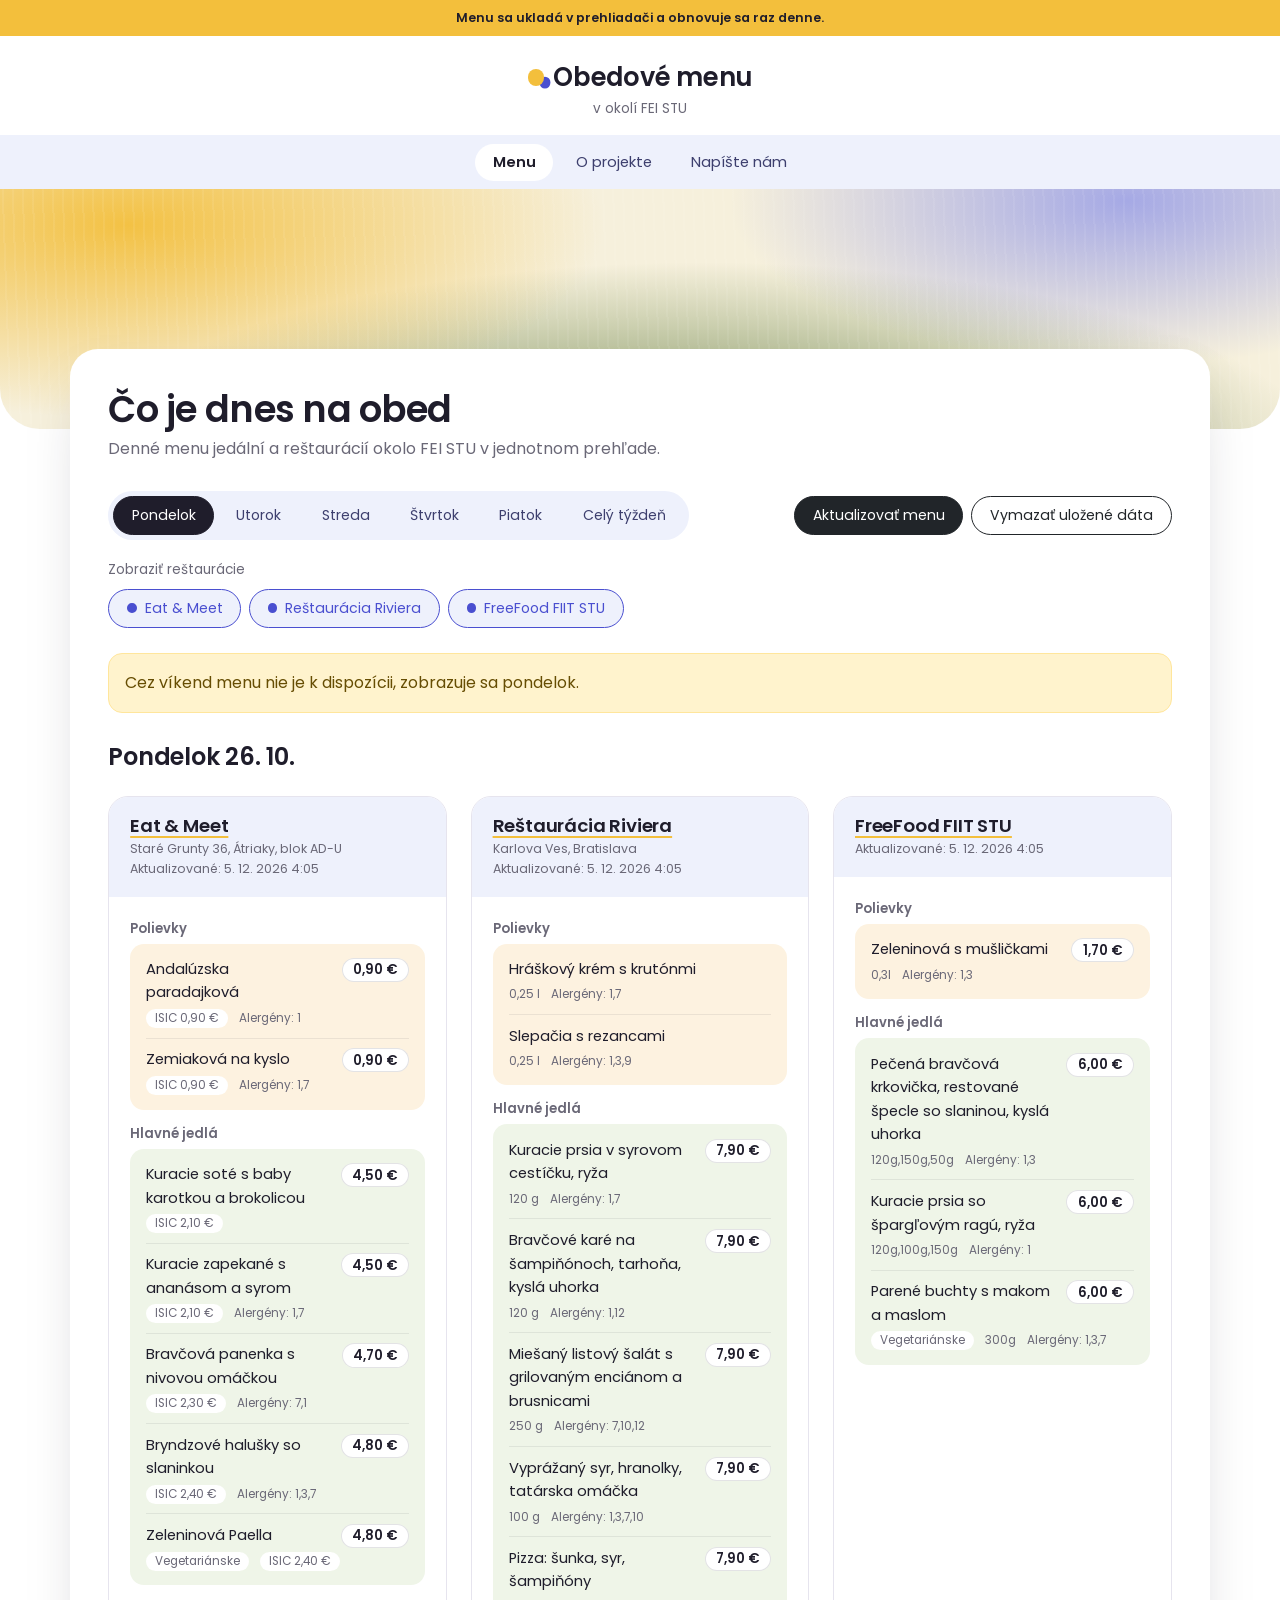
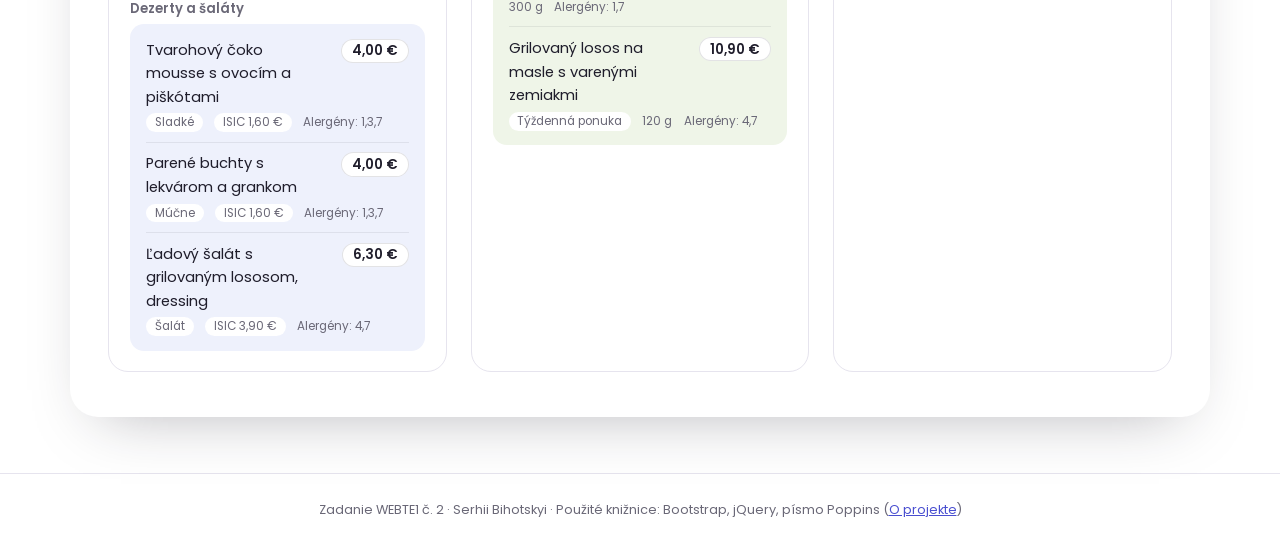
<file: index.html>
<!DOCTYPE html>
<html lang="sk">
<head>
  <meta charset="utf-8">
  <meta name="viewport" content="width=device-width, initial-scale=1">
  <title>Obedové menu v okolí FEI STU</title>
  <meta name="description" content="Denné menu jedální a reštaurácií v okolí FEI STU na jednom mieste.">
  <link rel="icon" href="img/favicon.svg" type="image/svg+xml">
  <link rel="stylesheet" href="lib/bootstrap.min.css">
  <link rel="stylesheet" href="css/style.css">
</head>
<body>
  <div class="topbar">Menu sa ukladá v prehliadači a obnovuje sa raz denne.</div>
  <header class="site-header">
    <a class="brand" href="index.html">Obedové menu</a>
    <p class="tagline">v okolí FEI STU</p>
  </header>
  <nav class="site-nav" aria-label="Hlavná navigácia">
    <ul>
      <li><a href="index.html" aria-current="page">Menu</a></li>
      <li><a href="o-projekte.html">O projekte</a></li>
      <li><a href="o-projekte.html#napiste-nam">Napíšte nám</a></li>
    </ul>
  </nav>
  <div class="hero" aria-hidden="true"></div>

  <main class="container panel">
    <h1 class="page-title">Čo je dnes na obed</h1>
    <p class="lead-text">Denné menu jedální a reštaurácií okolo FEI STU v jednotnom prehľade.</p>

    <div class="toolbar">
      <div class="day-tabs" id="dayTabs" role="group" aria-label="Zobrazenie dňa">
        <button type="button" class="btn btn-day" data-day="0">Pondelok</button>
        <button type="button" class="btn btn-day" data-day="1">Utorok</button>
        <button type="button" class="btn btn-day" data-day="2">Streda</button>
        <button type="button" class="btn btn-day" data-day="3">Štvrtok</button>
        <button type="button" class="btn btn-day" data-day="4">Piatok</button>
        <button type="button" class="btn btn-day" data-day="all">Celý týždeň</button>
      </div>
      <div class="actions">
        <button type="button" class="btn btn-dark" id="btnUpdate">Aktualizovať menu</button>
        <button type="button" class="btn btn-outline-dark" id="btnClear">Vymazať uložené dáta</button>
      </div>
    </div>

    <fieldset class="filters">
      <legend>Zobraziť reštaurácie</legend>
      <div id="filters"></div>
    </fieldset>

    <div id="loader" class="loader d-none" role="status">
      <span class="spinner-border spinner-border-sm" aria-hidden="true"></span> Načítavam menu…
    </div>
    <div id="notice" class="alert alert-warning d-none" role="alert"></div>

    <p id="dayHeading" class="day-heading"></p>
    <div id="menu" class="row g-4"></div>
  </main>

  <footer class="site-footer">
    <p>Zadanie WEBTE1 č. 2 · Serhii Bihotskyi · Použité knižnice: Bootstrap, jQuery, písmo Poppins (<a href="o-projekte.html">O projekte</a>)</p>
  </footer>

  <script src="lib/jquery.min.js"></script>
  <script src="js/app.js"></script>
</body>
</html>
</file>
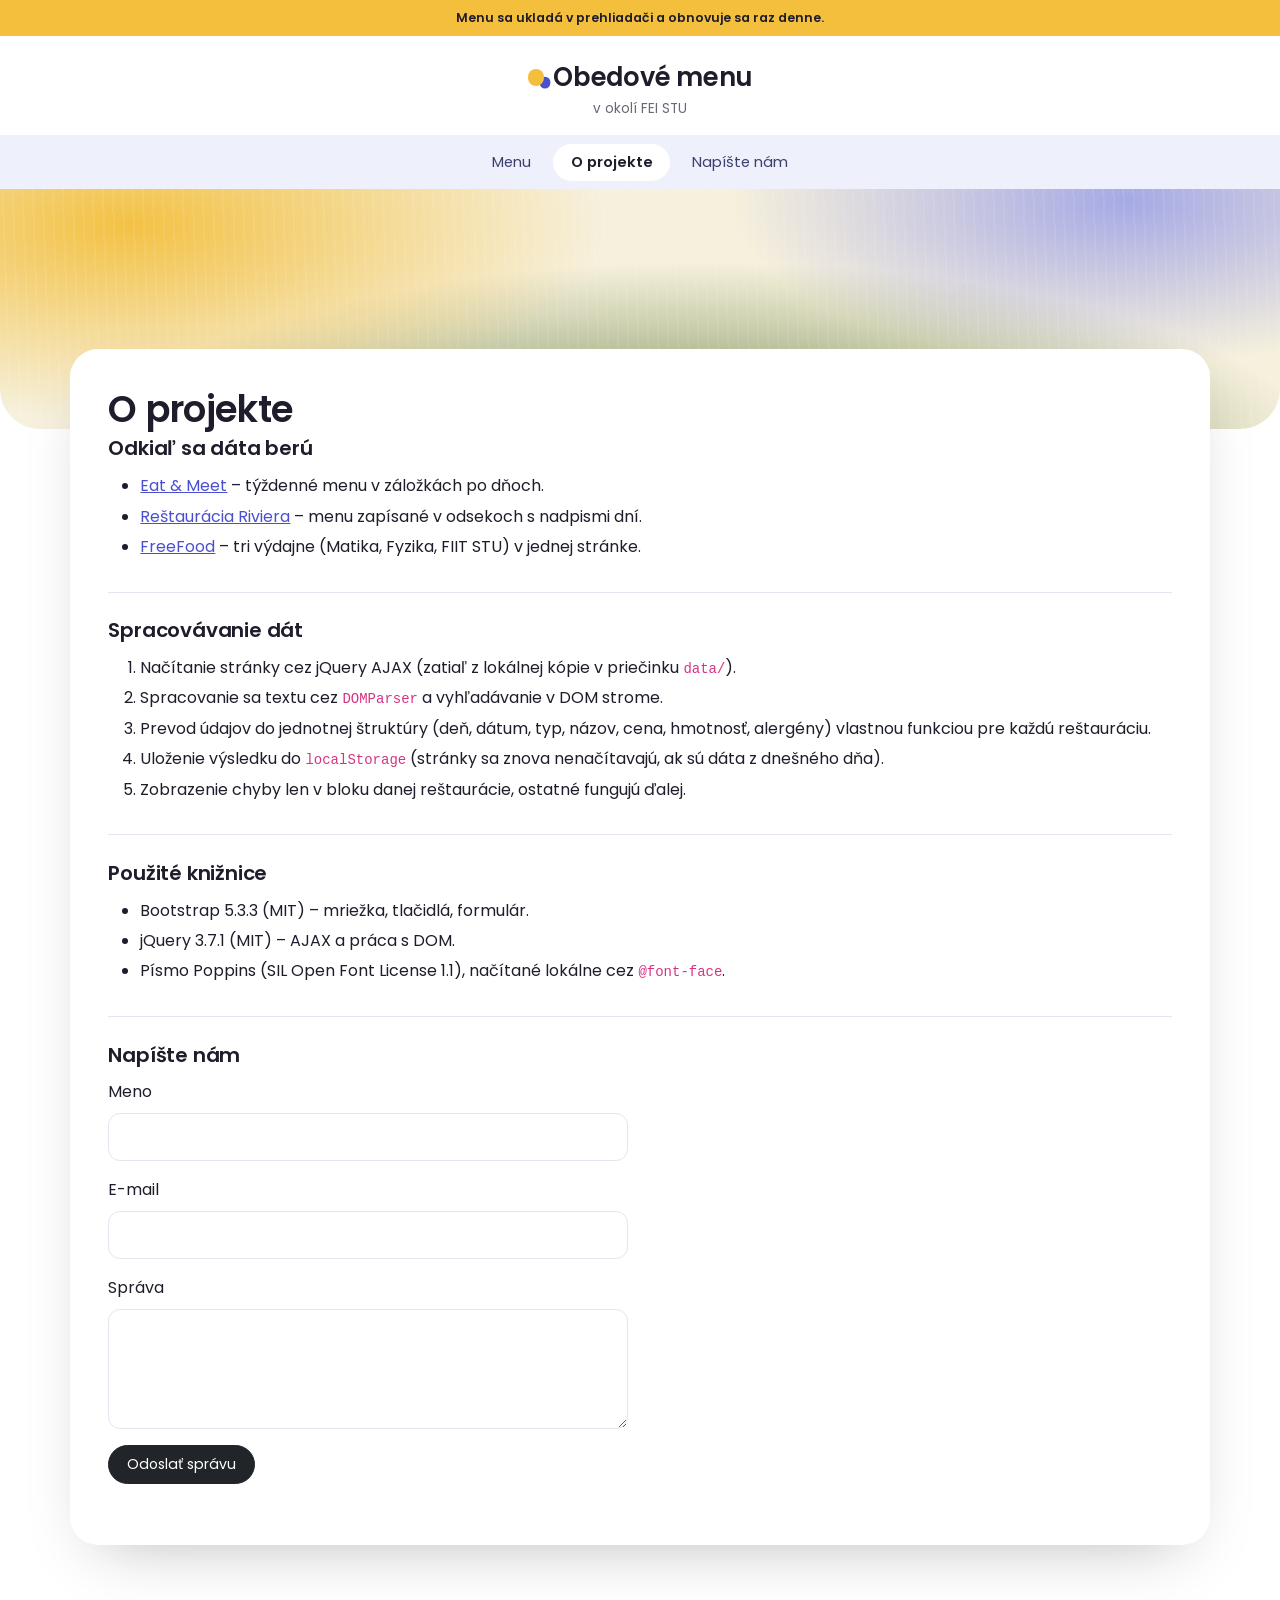
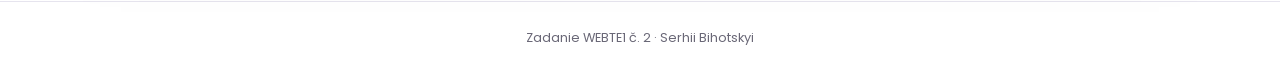
<file: o-projekte.html>
<!DOCTYPE html>
<html lang="sk">
<head>
  <meta charset="utf-8">
  <meta name="viewport" content="width=device-width, initial-scale=1">
  <title>O projekte – Obedové menu v okolí FEI STU</title>
  <meta name="description" content="Zdroje dát, spôsob spracovania a použité knižnice projektu Obedové menu.">
  <link rel="icon" href="img/favicon.svg" type="image/svg+xml">
  <link rel="stylesheet" href="lib/bootstrap.min.css">
  <link rel="stylesheet" href="css/style.css">
</head>
<body>
  <div class="topbar">Menu sa ukladá v prehliadači a obnovuje sa raz denne.</div>
  <header class="site-header">
    <a class="brand" href="index.html">Obedové menu</a>
    <p class="tagline">v okolí FEI STU</p>
  </header>
  <nav class="site-nav" aria-label="Hlavná navigácia">
    <ul>
      <li><a href="index.html">Menu</a></li>
      <li><a href="o-projekte.html" aria-current="page">O projekte</a></li>
      <li><a href="#napiste-nam">Napíšte nám</a></li>
    </ul>
  </nav>
  <div class="hero" aria-hidden="true"></div>

  <main class="container panel about">
    <h1 class="page-title">O projekte</h1>

    <section aria-labelledby="h-zdroje">
      <h2 id="h-zdroje">Odkiaľ sa dáta berú</h2>
      <ul>
        <li><a href="https://eatandmeet.sk/tyzdenne-menu">Eat &amp; Meet</a> – týždenné menu v záložkách po dňoch.</li>
        <li><a href="https://restauraciariviera.sk/obedove-menu/">Reštaurácia Riviera</a> – menu zapísané v odsekoch s nadpismi dní.</li>
        <li><a href="http://www.freefood.sk/menu/">FreeFood</a> – tri výdajne (Matika, Fyzika, FIIT STU) v jednej stránke.</li>
      </ul>
    </section>

    <section aria-labelledby="h-spracovanie">
      <h2 id="h-spracovanie">Spracovávanie dát</h2>
      <ol>
        <li>Načítanie stránky cez jQuery AJAX (zatiaľ z lokálnej kópie v priečinku <code>data/</code>).</li>
        <li>Spracovanie sa textu cez <code>DOMParser</code> a vyhľadávanie v DOM strome.</li>
        <li>Prevod údajov do jednotnej štruktúry (deň, dátum, typ, názov, cena, hmotnosť, alergény) vlastnou funkciou pre každú reštauráciu.</li>
        <li>Uloženie výsledku do <code>localStorage</code> (stránky sa znova nenačítavajú, ak sú dáta z dnešného dňa).</li>
        <li>Zobrazenie chyby len v bloku danej reštaurácie, ostatné fungujú ďalej.</li>
      </ol>
    </section>

    <section aria-labelledby="h-kniznice">
      <h2 id="h-kniznice">Použité knižnice</h2>
      <ul>
        <li>Bootstrap 5.3.3 (MIT) – mriežka, tlačidlá, formulár.</li>
        <li>jQuery 3.7.1 (MIT) – AJAX a práca s DOM.</li>
        <li>Písmo Poppins (SIL Open Font License 1.1), načítané lokálne cez <code>@font-face</code>.</li>
      </ul>
    </section>

    <section aria-labelledby="napiste-nam" id="napiste-nam-sekcia">
      <h2 id="napiste-nam">Napíšte nám</h2>
      <form id="contactForm" class="contact-form" novalidate>
        <div class="mb-3">
          <label class="form-label" for="cf-name">Meno</label>
          <input class="form-control" id="cf-name" name="name" type="text" required autocomplete="name">
          <div class="invalid-feedback">Zadajte meno.</div>
        </div>
        <div class="mb-3">
          <label class="form-label" for="cf-mail">E-mail</label>
          <input class="form-control" id="cf-mail" name="email" type="email" required autocomplete="email">
          <div class="invalid-feedback">Zadajte platný e-mail.</div>
        </div>
        <div class="mb-3">
          <label class="form-label" for="cf-msg">Správa</label>
          <textarea class="form-control" id="cf-msg" name="message" rows="4" required></textarea>
          <div class="invalid-feedback">Napíšte správu.</div>
        </div>
        <button type="submit" class="btn btn-dark">Odoslať správu</button>
        <div id="cf-result" class="mt-3" role="status"></div>
      </form>
    </section>
  </main>

  <footer class="site-footer">
    <p>Zadanie WEBTE1 č. 2 · Serhii Bihotskyi</p>
  </footer>

  <script src="lib/jquery.min.js"></script>
  <script src="js/form.js"></script>
</body>
</html>
</file>
<file: css/style.css>
@font-face {
  font-family: "Poppins";
  font-style: normal;
  font-weight: 400;
  font-display: swap;
  src: url("../fonts/poppins-latin-ext-400-normal.woff2") format("woff2");
  unicode-range: U+0100-02BA, U+02BD-02C5, U+02C7-02CC, U+02CE-02D7, U+02DD-02FF, U+0304, U+0308, U+0329, U+1D00-1DBF, U+1E00-1E9F, U+1EF2-1EFF, U+2020, U+20A0-20AB, U+20AD-20C0, U+2113, U+2C60-2C7F, U+A720-A7FF;
}
@font-face {
  font-family: "Poppins";
  font-style: normal;
  font-weight: 400;
  font-display: swap;
  src: url("../fonts/poppins-latin-400-normal.woff2") format("woff2");
  unicode-range: U+0000-00FF, U+0131, U+0152-0153, U+02BB-02BC, U+02C6, U+02DA, U+02DC, U+0304, U+0308, U+0329, U+2000-206F, U+20AC, U+2122, U+2191, U+2193, U+2212, U+2215, U+FEFF, U+FFFD;
}
@font-face {
  font-family: "Poppins";
  font-style: normal;
  font-weight: 600;
  font-display: swap;
  src: url("../fonts/poppins-latin-ext-600-normal.woff2") format("woff2");
  unicode-range: U+0100-02BA, U+02BD-02C5, U+02C7-02CC, U+02CE-02D7, U+02DD-02FF, U+0304, U+0308, U+0329, U+1D00-1DBF, U+1E00-1E9F, U+1EF2-1EFF, U+2020, U+20A0-20AB, U+20AD-20C0, U+2113, U+2C60-2C7F, U+A720-A7FF;
}
@font-face {
  font-family: "Poppins";
  font-style: normal;
  font-weight: 600;
  font-display: swap;
  src: url("../fonts/poppins-latin-600-normal.woff2") format("woff2");
  unicode-range: U+0000-00FF, U+0131, U+0152-0153, U+02BB-02BC, U+02C6, U+02DA, U+02DC, U+0304, U+0308, U+0329, U+2000-206F, U+20AC, U+2122, U+2191, U+2193, U+2212, U+2215, U+FEFF, U+FFFD;
}

:root {
  --mustard: #f3bf3c;
  --mustard-soft: #fcefc4;
  --ink: #1f1d2b;
  --muted: #6a6877;
  --lavender: #eef1fc;
  --indigo: #4a4fd0;
  --moss: #5d7a3a;
  --ochre: #b9772c;
  --line: #e6e4ee;
  --radius: 20px;
  --bs-body-font-family: "Poppins", "Helvetica Neue", Arial, sans-serif;
  --bs-body-color: var(--ink);
}

body { font-family: var(--bs-body-font-family); color: var(--ink); background: #fff; line-height: 1.6; }
a { color: var(--indigo); }
:focus-visible { outline: 3px solid var(--indigo); outline-offset: 2px; }

/* Hlavička */
.topbar { background: var(--mustard); text-align: center; font-size: 0.78rem; font-weight: 600; padding: 0.5rem 1rem; }
.site-header { text-align: center; padding: 1.3rem 1rem 1rem; }
.brand { display: inline-flex; align-items: center; font-size: 1.6rem; font-weight: 600; letter-spacing: -0.01em; color: var(--ink); text-decoration: none; }
.brand::before { content: ""; width: 0.65em; height: 0.65em; margin-right: 0.55rem; border-radius: 50%; background: var(--mustard); box-shadow: 0.35em 0.2em 0 -0.1em var(--indigo); }
.tagline { margin: 0; font-size: 0.85rem; color: var(--muted); }
.site-nav { position: sticky; top: 0; z-index: 20; background: var(--lavender); }
.site-nav ul { display: flex; flex-wrap: wrap; justify-content: center; gap: 0.3rem; list-style: none; margin: 0; padding: 0.55rem 1rem; }
.site-nav a { display: block; color: #3d3f6e; text-decoration: none; font-size: 0.92rem; padding: 0.4rem 1.1rem; border-radius: 999px; transition: background-color 0.15s; }
.site-nav a:hover { background: rgba(255, 255, 255, 0.7); }
.site-nav a[aria-current="page"] { background: #fff; color: var(--ink); font-weight: 600; }

/* Hero: farby zo vzoru (horčicová, levanduľová, machová) */
.hero {
  height: 240px;
  border-radius: 0 0 40px 40px;
  background:
    repeating-linear-gradient(88deg, rgba(255, 255, 255, 0.07) 0 2px, transparent 2px 10px),
    radial-gradient(60% 130% at 10% 15%, rgba(243, 191, 60, 0.95) 0, transparent 62%),
    radial-gradient(50% 110% at 88% 5%, rgba(112, 122, 235, 0.6) 0, transparent 62%),
    radial-gradient(75% 130% at 55% 115%, rgba(93, 122, 58, 0.9) 0, transparent 65%),
    #f6f0dc;
}
.panel { position: relative; background: #fff; max-width: 1140px; margin-top: -80px; margin-bottom: 3.5rem; padding: 2.4rem 2.4rem 2.8rem; border-radius: 28px; box-shadow: 0 24px 60px -30px rgba(31, 29, 43, 0.35); }
.page-title { font-size: 2.3rem; line-height: 1.15; font-weight: 600; letter-spacing: -0.02em; margin: 0 0 0.4rem; }
.lead-text { color: var(--muted); margin-bottom: 1.8rem; }

/* Ovládanie */
.toolbar { display: flex; flex-wrap: wrap; justify-content: space-between; align-items: center; gap: 1rem; margin-bottom: 1.2rem; }
.day-tabs { display: flex; flex-wrap: wrap; gap: 0.2rem; padding: 0.3rem; background: var(--lavender); border-radius: 999px; }
.actions, #filters { display: flex; flex-wrap: wrap; gap: 0.5rem; }
.btn { border-radius: 999px; font-size: 0.88rem; padding: 0.5rem 1.1rem; transition: background-color 0.15s, color 0.15s; }
.btn-day {
  --bs-btn-color: #3d3f6e;
  --bs-btn-bg: transparent;
  --bs-btn-border-color: transparent;
  --bs-btn-hover-color: var(--ink);
  --bs-btn-hover-bg: rgba(255, 255, 255, 0.7);
  --bs-btn-hover-border-color: transparent;
  --bs-btn-active-color: #fff;
  --bs-btn-active-bg: var(--ink);
  --bs-btn-active-border-color: var(--ink);
}
.btn-chip {
  --bs-btn-color: var(--ink);
  --bs-btn-bg: #fff;
  --bs-btn-border-color: var(--line);
  --bs-btn-hover-color: var(--ink);
  --bs-btn-hover-bg: var(--lavender);
  --bs-btn-hover-border-color: var(--line);
  --bs-btn-active-color: var(--indigo);
  --bs-btn-active-bg: var(--lavender);
  --bs-btn-active-border-color: var(--indigo);
  display: inline-flex;
  align-items: center;
}
.btn-chip::before { content: ""; width: 0.6rem; height: 0.6rem; margin-right: 0.5rem; border: 2px solid var(--muted); border-radius: 50%; }
.btn-check:checked + .btn-chip::before { background: var(--indigo); border-color: var(--indigo); }
.btn-check:focus-visible + .btn { outline: 3px solid var(--indigo); outline-offset: 2px; }
.filters { border: 0; padding: 0; margin: 0 0 1.6rem; }
.filters legend { font-size: 0.85rem; color: var(--muted); float: none; margin-bottom: 0.5rem; width: auto; }
.loader { display: flex; align-items: center; gap: 0.6rem; padding: 0.6rem 0; color: var(--muted); }
.alert { border-radius: 14px; }
.day-heading { font-size: 1.5rem; font-weight: 600; letter-spacing: -0.01em; margin: 1.6rem 0 1.2rem; }

/* Karty reštaurácií */
.resto-card { display: flex; flex-direction: column; height: 100%; overflow: hidden; background: #fff; border: 1px solid var(--line); border-radius: var(--radius); }
.resto-head { padding: 1.1rem 1.3rem; background: var(--lavender); }
.resto-name { font-size: 1.15rem; font-weight: 600; letter-spacing: -0.01em; margin: 0 0 0.15rem; }
.resto-name a { color: var(--ink); text-decoration-color: var(--mustard); text-decoration-thickness: 2px; text-underline-offset: 4px; }
.resto-name a:hover { color: var(--indigo); }
.resto-meta { margin: 0; font-size: 0.78rem; color: var(--muted); }
.resto-body { padding: 0.5rem 1.3rem 1.3rem; }
.day-block + .day-block { margin-top: 1rem; padding-top: 0.4rem; border-top: 1px solid var(--line); }
.day-title { font-size: 1rem; font-weight: 600; margin: 0.8rem 0 0; }
.day-date { font-weight: 400; color: var(--muted); margin-left: 0.5rem; font-size: 0.85rem; }
.group-title { font-size: 0.82rem; font-weight: 600; color: var(--muted); margin: 1rem 0 0.45rem; }

/* Polievky, hlavné jedlá a ostatné: každá skupina má svoju farbu */
.dishes { --tint: var(--lavender); list-style: none; margin: 0; padding: 0.3rem 1rem; border-radius: 14px; background: var(--tint); }
.dishes.soup { --tint: #fdf2e0; }
.dishes.main { --tint: #eff5e8; }
.dishes.other { --tint: var(--lavender); }
.dish { padding: 0.6rem 0; }
.dish + .dish { border-top: 1px solid rgba(31, 29, 43, 0.08); }
.dish-top { display: flex; justify-content: space-between; align-items: flex-start; gap: 1rem; }
.dish-name { font-size: 0.92rem; }
.price { flex: none; background: #fff; font-weight: 600; font-size: 0.82rem; padding: 0.1rem 0.7rem; border-radius: 999px; white-space: nowrap; box-shadow: inset 0 0 0 1px rgba(31, 29, 43, 0.12); }
.dish-meta { display: flex; flex-wrap: wrap; gap: 0.25rem 0.7rem; margin-top: 0.25rem; font-size: 0.74rem; color: var(--muted); }
.tag { background: #fff; padding: 0 0.55rem; border-radius: 999px; }
.empty { margin: 0.8rem 0 0; font-size: 0.88rem; color: var(--muted); }
.empty.error { color: #8f2b1d; background: #fbeeea; padding: 0.8rem 1rem; border-radius: 14px; }

/* O projekte a formulár */
.about section + section { margin-top: 2rem; padding-top: 1.6rem; border-top: 1px solid var(--line); }
.about h2 { font-size: 1.25rem; font-weight: 600; letter-spacing: -0.01em; margin: 0 0 0.8rem; }
.about li { margin-bottom: 0.3rem; }
.contact-form { max-width: 520px; }
.form-control { border-radius: 12px; border-color: var(--line); padding: 0.7rem 0.9rem; }
.form-control:focus { border-color: var(--indigo); box-shadow: 0 0 0 0.2rem rgba(74, 79, 208, 0.18); }

.site-footer { border-top: 1px solid var(--line); text-align: center; padding: 1.6rem 1rem; font-size: 0.8rem; color: var(--muted); }
.site-footer p { margin: 0; }

@media (max-width: 767px) {
  .page-title { font-size: 1.8rem; }
  .day-tabs { border-radius: 22px; width: 100%; }
  .day-tabs .btn { flex: 1 1 30%; }
}
@media (max-width: 575px) {
  .hero { height: 160px; border-radius: 0 0 28px 28px; }
  .panel { margin-top: -50px; padding: 1.4rem 1rem 2rem; border-radius: 22px; }
  .actions .btn { flex: 1 1 auto; }
}
@media (prefers-reduced-motion: reduce) {
  .btn, .site-nav a { transition: none; }
}
</file>
